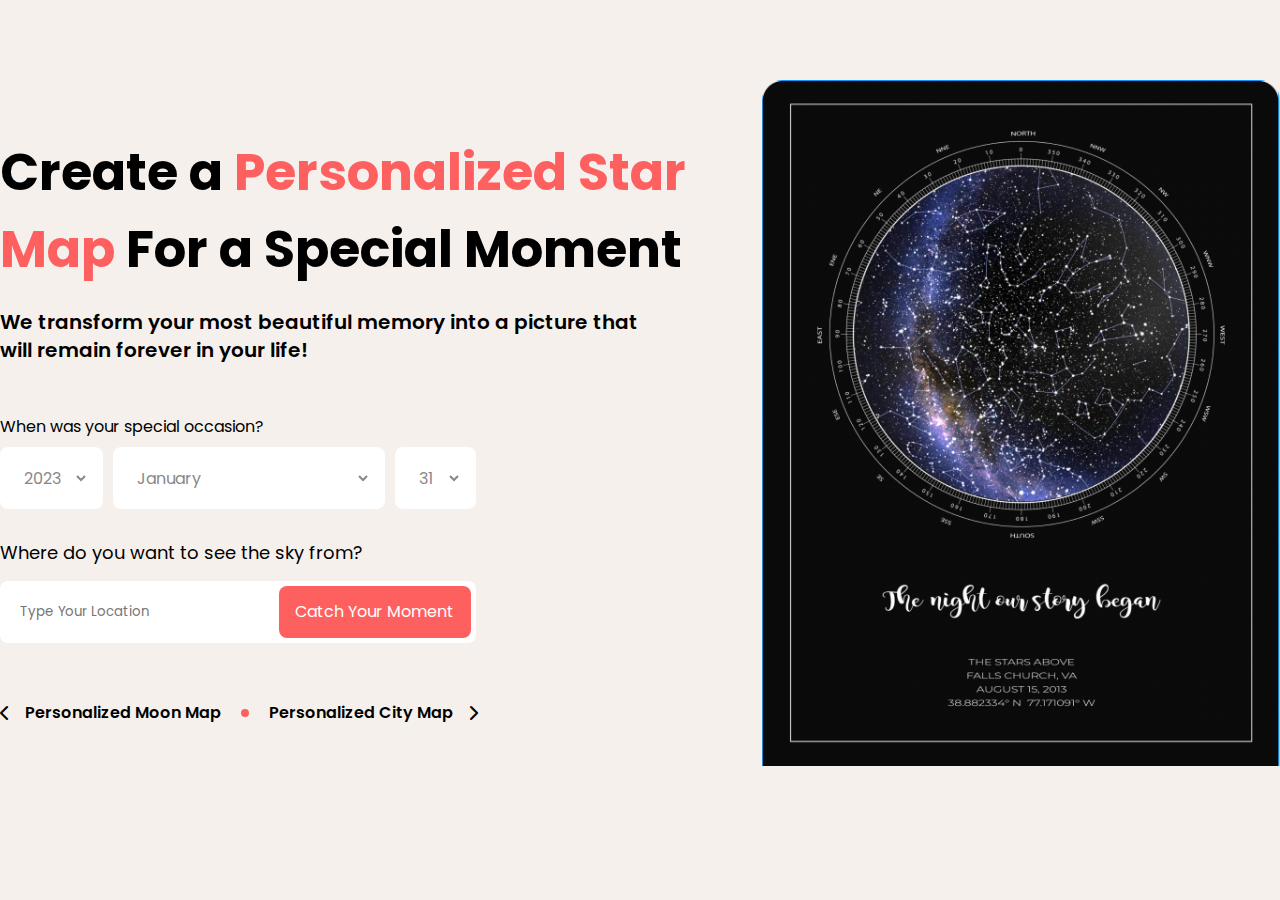
<file: index.html>
<!DOCTYPE html>
<html lang="en">
<head>
    <meta charset="UTF-8">
    <meta http-equiv="X-UA-Compatible" content="IE=edge">
    <meta name="viewport" content="width=device-width, initial-scale=1.0">
    <link rel="stylesheet" href="https://cdn.jsdelivr.net/npm/bootstrap-icons@1.10.2/font/bootstrap-icons.css" integrity="sha384-b6lVK+yci+bfDmaY1u0zE8YYJt0TZxLEAFyYSLHId4xoVvsrQu3INevFKo+Xir8e" crossorigin="anonymous">
    <link href="https://fonts.googleapis.com/css2?family=Poppins:ital,wght@0,100;0,200;0,300;0,400;0,500;0,600;0,700;0,800;0,900;1,100;1,200;1,300;1,400;1,500;1,600;1,700;1,800;1,900&display=swap" rel="stylesheet">
    <link rel="stylesheet" href="https://cdnjs.cloudflare.com/ajax/libs/font-awesome/6.4.0/css/all.min.css"/>
    <link rel="stylesheet" type="text/css" href="./style.css">
    <title>Document</title>
</head>
<body>
    <div class="container bg-color">
        <div class="container-left">
            <div>
                <h1>Create a <span class="color-pink">Personalized Star Map</span> For a Special Moment</h1>
                <p>We transform your most beautiful memory into a picture that will remain forever in your life!​​</p>
            </div>
            <div class="margin-top50">
                <label for="years">When was your special occasion?</label>
                <div class="d-flex">
                    <select class="dropdown bgWhite bordorRadius8 border-none height62 width103 muted-text" id="years" name="years">
                        <option value="2023">2023</option>
                        <option value="2022">2022</option>
                        <option value="2021">2021</option>
                    </select>
                    <select class="dropdown bgWhite bordorRadius8 border-none height62 width272 muted-text" id="years" name="years">
                        <option value="2023">January</option>
                        <option value="2022">February</option>
                        <option value="2021">March</option>
                    </select>
                    <select class="dropdown bgWhite bordorRadius8 border-none height62 width81 muted-text" id="years" name="years">
                        <option value="2023">31</option>
                        <option value="2022">30</option>
                        <option value="2021">29</option>
                    </select>
                </div>
            </div>
            <div class="margin-top30">
                <h4>Where do you want to see the sky from?</h4>
                <div class="search-location">
                    <input type="text" name="" id="" class="input_search height62 bordorRadius8 bgWhite border-none input-location muted-text" placeholder="Type Your Location">
                    <div class="search-div">
                        <input type="button" value="Catch Your Moment" class="search-btn bordorRadius8 border-none bg-fFE6060" placeholder="Catch Your Moment">
                    </div>
                </div>
            </div>
            <div class="personalization d-flex margin-top60">
                <i class="fa-solid fa-chevron-left margin-right15"></i>
                <h3 class="margin-right20">Personalized Moon Map</h3>
                <div class="circle bg-fFE6060 margin-right20"></div>
                <h3 class="margin-right15">Personalized City Map</h3>
                <i class="fa-solid fa-chevron-right"></i>
            </div>
        </div>
        <div class="container-right">
            <img src="./image/image.png" alt="" srcset="">
        </div>
    </div>
</body>
</html>
</file>
<file: style.css>
* {
    box-sizing: border-box;
    margin: 0;
    padding: 0;
    font-family: 'Poppins', sans-serif;
}

.d-flex {
    display: flex;
    align-items: center;
}

.bg-color {
    background: #f6f0ec;
    height: 100vh;
}

.margin-top30 {
    margin-top: 30px;
}

.margin-top50 {
    margin-top: 50px;
}

.margin-top60 {
    margin-top: 60px;
}

.margin-right20 {
    margin-right: 20px;
}

.margin-right15 {
    margin-right: 15px;
}

.muted-text {
    color: #888888;
}

.height62 {
    height: 62px;
}

.width272 {
    width: 272px;
}

.width103 {
    width: 103px;
}

.width81 {
    width: 81px;
}

.border-none {
    border: none;
}

.bgWhite {
    background: #FFFFFF;
}

.bordorRadius8 {
    border-radius: 8px;
}

.bg-fFE6060 {
    background: #FE6060;
}

.color-pink {
    color: #FE6060;
}

.container {
    display: flex;
    justify-content: center;
}

.container-left {
    margin-top: 134px;
    margin-right: 69px;
    width: 693px;
    height: 511px;
}

.container-right {
    margin-top: 80px;
}

h1 {
    font-style: normal;
    font-weight: 700;
    font-size: 51px;
}

p {
    width: 672px;
    margin-top: 20px;
    font-weight: 600;
    font-size: 20px;
    line-height: 1.4;
}

label {
    display: block;
    margin-bottom: 0.5rem;
}

.dropdown {
    font-size: 1rem;
    margin-right: 10px;
    padding-left: 6px;
    border: 14px solid transparent !important;
}

h4 {
    font-weight: 400;
    font-size: 18px;
    line-height: 27px;
    margin-bottom: 15px;
}

.input-location {
    width: 476px;
}

.search-location {
    position: relative;
    margin-top: 10px;
}

.input_search {
    padding-left: 20px;
}

.search-div {
    position: absolute;
    right: 222px;
    top: 5px;
}

.search-btn {
    width: 192.08px;
    height: 52px;
    padding: 16px, 25px, 16px, 26px;
    color: #FFFFFF;
    font-weight: 400;
    font-size: 16px;
    line-height: 20px;
    cursor: pointer;
}

.circle {
    width: 8px;
    height: 8px;
    border-radius: 50%;
}

h3 {
    font-weight: 600;
    font-size: 16px;
    line-height: 20px;
}

img {
    width: 518px;
    height: 686px;
    border-radius: 20px 20px 0px 0px;
}
</file>
